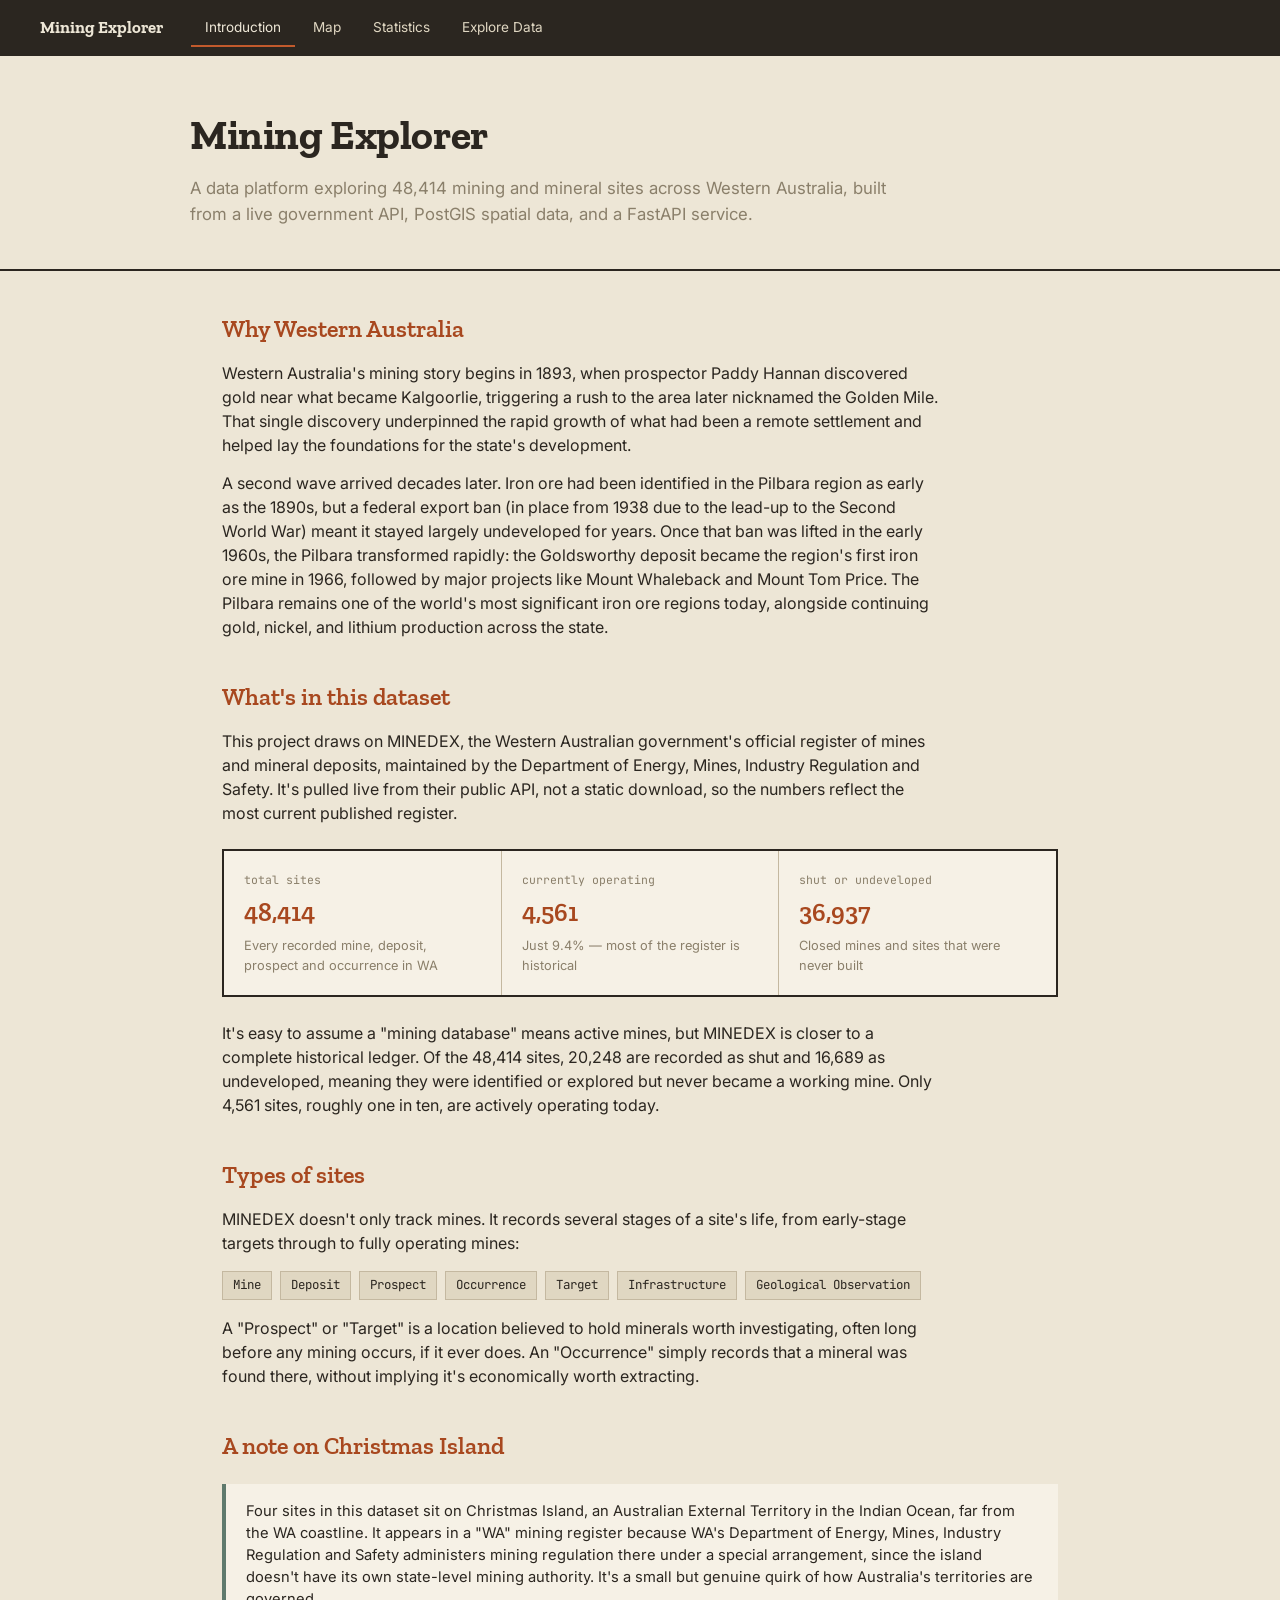
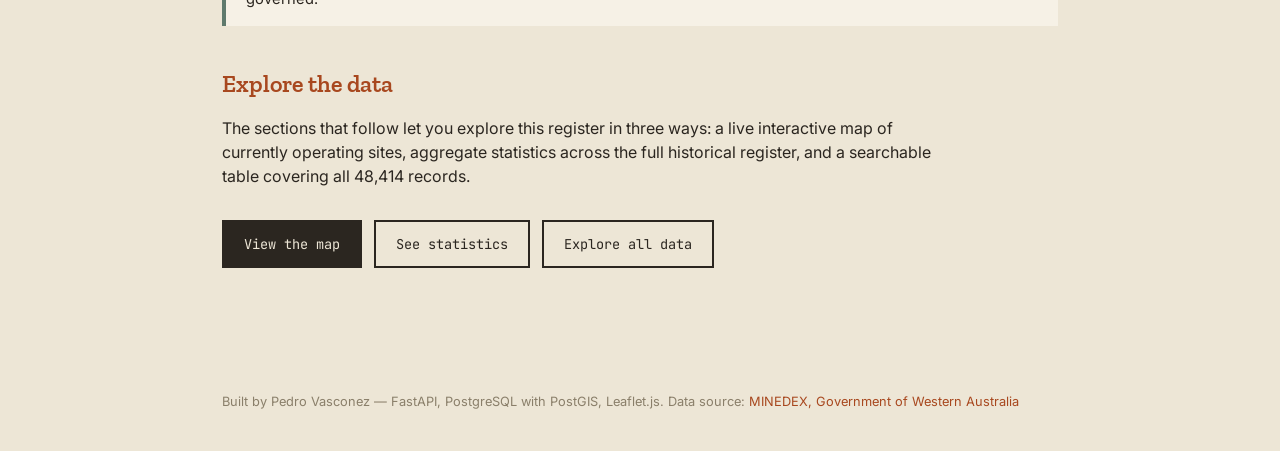
<file: frontend/index.html>
<!DOCTYPE html>
<html lang="en">
<head>
<meta charset="UTF-8">
<meta name="viewport" content="width=device-width, initial-scale=1.0">
<title>Mining Explorer — Introduction</title>
<link rel="preconnect" href="https://fonts.googleapis.com">
<link href="https://fonts.googleapis.com/css2?family=Zilla+Slab:wght@400;500;600;700&family=Inter:wght@400;500;600&family=JetBrains+Mono:wght@400;500&display=swap" rel="stylesheet">
<link rel="stylesheet" href="../css/style.css">
</head>
<body>

<nav>
  <div class="nav-inner">
    <span class="nav-brand">Mining Explorer</span>
    <a href="index.html" class="active">Introduction</a>
    <a href="map.html">Map</a>
    <a href="stats.html">Statistics</a>
    <a href="explore.html">Explore Data</a>
  </div>
</nav>

<header class="header-large">
  <div class="header-inner narrow">
    <h1 class="large">Mining Explorer</h1>
    <p class="subtitle large">A data platform exploring 48,414 mining and mineral sites across Western Australia, built from a live government API, PostGIS spatial data, and a FastAPI service.</p>
  </div>
</header>

<main class="narrow">

  <section>
    <h2>Why Western Australia</h2>
    <p>Western Australia's mining story begins in 1893, when prospector Paddy Hannan discovered gold near what became Kalgoorlie, triggering a rush to the area later nicknamed the Golden Mile. That single discovery underpinned the rapid growth of what had been a remote settlement and helped lay the foundations for the state's development.</p>
    <p>A second wave arrived decades later. Iron ore had been identified in the Pilbara region as early as the 1890s, but a federal export ban (in place from 1938 due to the lead-up to the Second World War) meant it stayed largely undeveloped for years. Once that ban was lifted in the early 1960s, the Pilbara transformed rapidly: the Goldsworthy deposit became the region's first iron ore mine in 1966, followed by major projects like Mount Whaleback and Mount Tom Price. The Pilbara remains one of the world's most significant iron ore regions today, alongside continuing gold, nickel, and lithium production across the state.</p>
  </section>

  <section>
    <h2>What's in this dataset</h2>
    <p>This project draws on MINEDEX, the Western Australian government's official register of mines and mineral deposits, maintained by the Department of Energy, Mines, Industry Regulation and Safety. It's pulled live from their public API, not a static download, so the numbers reflect the most current published register.</p>

    <div class="fact-grid">
      <div class="fact-card">
        <div class="fact-label">total sites</div>
        <div class="fact-value">48,414</div>
        <div class="fact-detail">Every recorded mine, deposit, prospect and occurrence in WA</div>
      </div>
      <div class="fact-card">
        <div class="fact-label">currently operating</div>
        <div class="fact-value">4,561</div>
        <div class="fact-detail">Just 9.4% — most of the register is historical</div>
      </div>
      <div class="fact-card">
        <div class="fact-label">shut or undeveloped</div>
        <div class="fact-value">36,937</div>
        <div class="fact-detail">Closed mines and sites that were never built</div>
      </div>
    </div>

    <p>It's easy to assume a "mining database" means active mines, but MINEDEX is closer to a complete historical ledger. Of the 48,414 sites, 20,248 are recorded as shut and 16,689 as undeveloped, meaning they were identified or explored but never became a working mine. Only 4,561 sites, roughly one in ten, are actively operating today.</p>
  </section>

  <section>
    <h2>Types of sites</h2>
    <p>MINEDEX doesn't only track mines. It records several stages of a site's life, from early-stage targets through to fully operating mines:</p>
    <div class="commodity-list">
      <span class="commodity-tag">Mine</span>
      <span class="commodity-tag">Deposit</span>
      <span class="commodity-tag">Prospect</span>
      <span class="commodity-tag">Occurrence</span>
      <span class="commodity-tag">Target</span>
      <span class="commodity-tag">Infrastructure</span>
      <span class="commodity-tag">Geological Observation</span>
    </div>
    <p>A "Prospect" or "Target" is a location believed to hold minerals worth investigating, often long before any mining occurs, if it ever does. An "Occurrence" simply records that a mineral was found there, without implying it's economically worth extracting.</p>
  </section>

  <section>
    <h2>A note on Christmas Island</h2>
    <div class="note-box">
      Four sites in this dataset sit on Christmas Island, an Australian External Territory in the Indian Ocean, far from the WA coastline. It appears in a "WA" mining register because WA's Department of Energy, Mines, Industry Regulation and Safety administers mining regulation there under a special arrangement, since the island doesn't have its own state-level mining authority. It's a small but genuine quirk of how Australia's territories are governed.
    </div>
  </section>

  <section>
    <h2>Explore the data</h2>
    <p>The sections that follow let you explore this register in three ways: a live interactive map of currently operating sites, aggregate statistics across the full historical register, and a searchable table covering all 48,414 records.</p>
    <div class="cta-row">
      <a href="map.html" class="cta">View the map</a>
      <a href="stats.html" class="cta secondary">See statistics</a>
      <a href="explore.html" class="cta secondary">Explore all data</a>
    </div>
  </section>

</main>

<footer class="narrow">
  Built by Pedro Vasconez — FastAPI, PostgreSQL with PostGIS, Leaflet.js.
  Data source: <a href="https://catalogue.data.wa.gov.au/dataset/minedex-dmirs-001" target="_blank">MINEDEX, Government of Western Australia</a>
</footer>

</body>
</html>
</file>
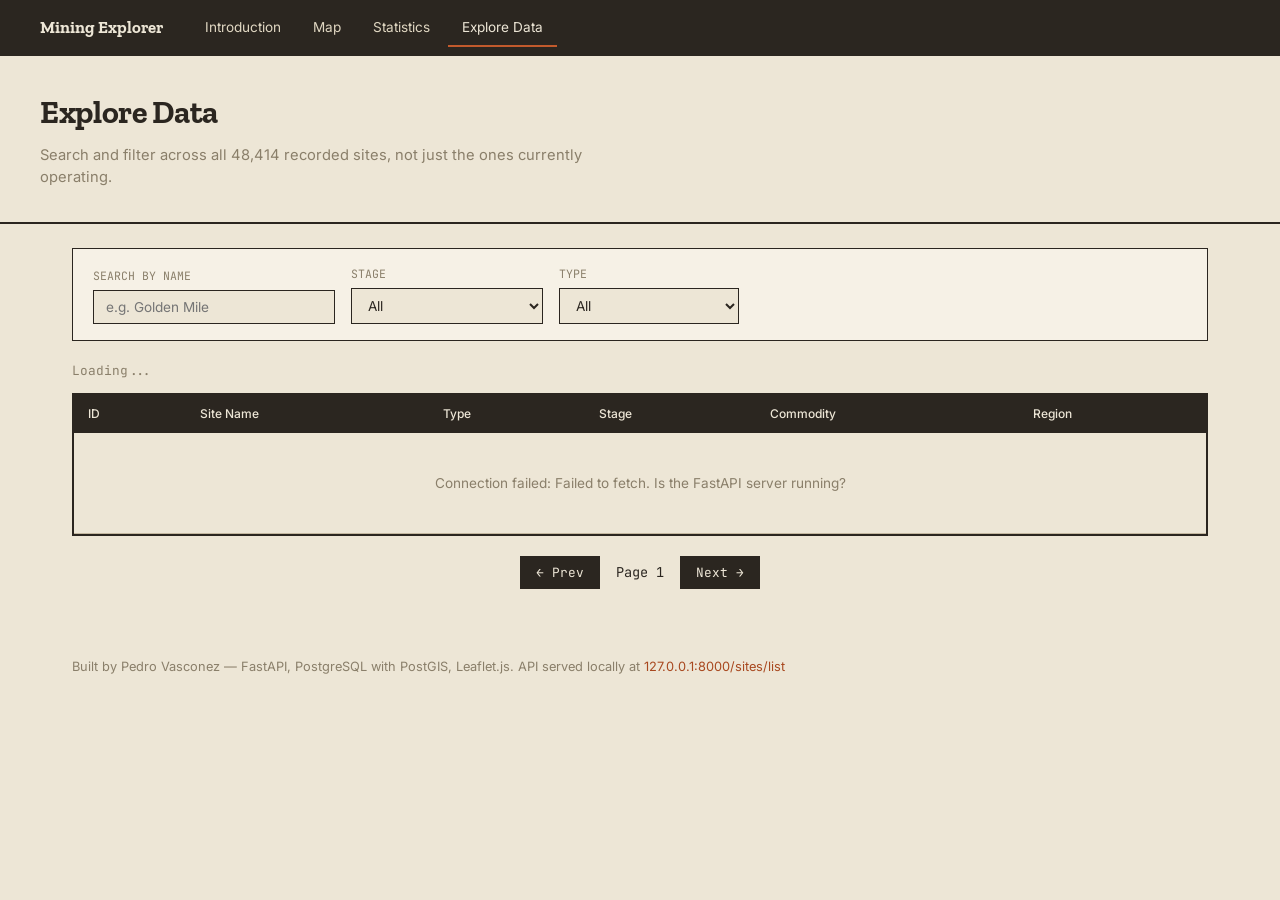
<file: frontend/explore.html>
<!DOCTYPE html>
<html lang="en">
<head>
<meta charset="UTF-8">
<meta name="viewport" content="width=device-width, initial-scale=1.0">
<title>Mining Explorer — Explore Data</title>
<link rel="preconnect" href="https://fonts.googleapis.com">
<link href="https://fonts.googleapis.com/css2?family=Zilla+Slab:wght@400;500;600;700&family=Inter:wght@400;500;600&family=JetBrains+Mono:wght@400;500&display=swap" rel="stylesheet">
<link rel="stylesheet" href="../css/style.css">
</head>
<body>

<nav>
  <div class="nav-inner">
    <span class="nav-brand">Mining Explorer</span>
    <a href="index.html">Introduction</a>
    <a href="map.html">Map</a>
    <a href="stats.html">Statistics</a>
    <a href="explore.html" class="active">Explore Data</a>
  </div>
</nav>

<header>
  <div class="header-inner">
    <h1>Explore Data</h1>
    <p class="subtitle">Search and filter across all 48,414 recorded sites, not just the ones currently operating.</p>
  </div>
</header>

<main>
  <div class="controls">
    <div class="control-group">
      <label for="searchInput">SEARCH BY NAME</label>
      <input type="text" id="searchInput" placeholder="e.g. Golden Mile">
    </div>
    <div class="control-group">
      <label for="stageSelect">STAGE</label>
      <select id="stageSelect">
        <option value="">All</option>
        <option value="Operating">Operating</option>
        <option value="Shut">Shut</option>
        <option value="Undeveloped">Undeveloped</option>
        <option value="Proposed">Proposed</option>
        <option value="Care and Maintenance">Care and Maintenance</option>
        <option value="Under Development">Under Development</option>
      </select>
    </div>
    <div class="control-group">
      <label for="typeSelect">TYPE</label>
      <select id="typeSelect">
        <option value="">All</option>
        <option value="Mine">Mine</option>
        <option value="Prospect">Prospect</option>
        <option value="Infrastructure">Infrastructure</option>
        <option value="Occurrence">Occurrence</option>
        <option value="Deposit">Deposit</option>
        <option value="Target">Target</option>
      </select>
    </div>
  </div>

  <div class="result-count" id="resultCount">Loading...</div>

  <div class="table-wrap">
    <table>
      <thead>
        <tr>
          <th>ID</th>
          <th>Site Name</th>
          <th>Type</th>
          <th>Stage</th>
          <th>Commodity</th>
          <th>Region</th>
        </tr>
      </thead>
      <tbody id="resultsBody">
        <tr><td colspan="6" class="loading-state">Loading sites...</td></tr>
      </tbody>
    </table>
  </div>

  <div class="pagination">
    <button class="page-btn" id="prevBtn">&larr; Prev</button>
    <span id="pageInfo">Page 1</span>
    <button class="page-btn" id="nextBtn">Next &rarr;</button>
  </div>
</main>

<footer>
  Built by Pedro Vasconez — FastAPI, PostgreSQL with PostGIS, Leaflet.js.
  API served locally at <a href="http://127.0.0.1:8000/sites/list" target="_blank">127.0.0.1:8000/sites/list</a>
</footer>

<script>
  const API_BASE = 'http://127.0.0.1:8000';
  let currentPage = 1;
  const pageSize = 50;
  let debounceTimer;

  function stageClass(stage) {
    if (stage === 'Operating') return 'stage-operating';
    if (stage === 'Shut') return 'stage-shut';
    return 'stage-other';
  }

  async function loadResults() {
    const search = document.getElementById('searchInput').value;
    const stage = document.getElementById('stageSelect').value;
    const siteType = document.getElementById('typeSelect').value;

    document.getElementById('resultsBody').innerHTML = '<tr><td colspan="6" class="loading-state">Loading...</td></tr>';

    const params = new URLSearchParams({
      page: currentPage,
      page_size: pageSize,
      search: search,
      stage: stage,
      site_type: siteType
    });

    try {
      const response = await fetch(`${API_BASE}/sites/list?${params}`);
      if (!response.ok) throw new Error(`HTTP ${response.status}`);
      const data = await response.json();

      document.getElementById('resultCount').textContent =
        `${data.total.toLocaleString()} sites match — showing page ${data.page}`;

      if (data.results.length === 0) {
        document.getElementById('resultsBody').innerHTML =
          '<tr><td colspan="6" class="empty-state">No sites match these filters.</td></tr>';
      } else {
        document.getElementById('resultsBody').innerHTML = data.results.map(site => `
          <tr>
            <td>${site.site_id}</td>
            <td>${site.site_title}</td>
            <td>${site.site_type}</td>
            <td><span class="stage-tag ${stageClass(site.site_stage)}">${site.site_stage}</span></td>
            <td>${site.commodity || '—'}</td>
            <td>${site.location_region}</td>
          </tr>
        `).join('');
      }

      const totalPages = Math.ceil(data.total / pageSize);
      document.getElementById('pageInfo').textContent = `Page ${currentPage} of ${totalPages.toLocaleString()}`;
      document.getElementById('prevBtn').disabled = currentPage <= 1;
      document.getElementById('nextBtn').disabled = currentPage >= totalPages;

    } catch (err) {
      document.getElementById('resultsBody').innerHTML =
        `<tr><td colspan="6" class="empty-state">Connection failed: ${err.message}. Is the FastAPI server running?</td></tr>`;
    }
  }

  function debouncedLoad() {
    clearTimeout(debounceTimer);
    currentPage = 1;
    debounceTimer = setTimeout(loadResults, 350);
  }

  document.getElementById('searchInput').addEventListener('input', debouncedLoad);
  document.getElementById('stageSelect').addEventListener('change', debouncedLoad);
  document.getElementById('typeSelect').addEventListener('change', debouncedLoad);

  document.getElementById('prevBtn').addEventListener('click', () => {
    if (currentPage > 1) { currentPage--; loadResults(); }
  });
  document.getElementById('nextBtn').addEventListener('click', () => {
    currentPage++; loadResults();
  });

  loadResults();
</script>

</body>
</html>
</file>
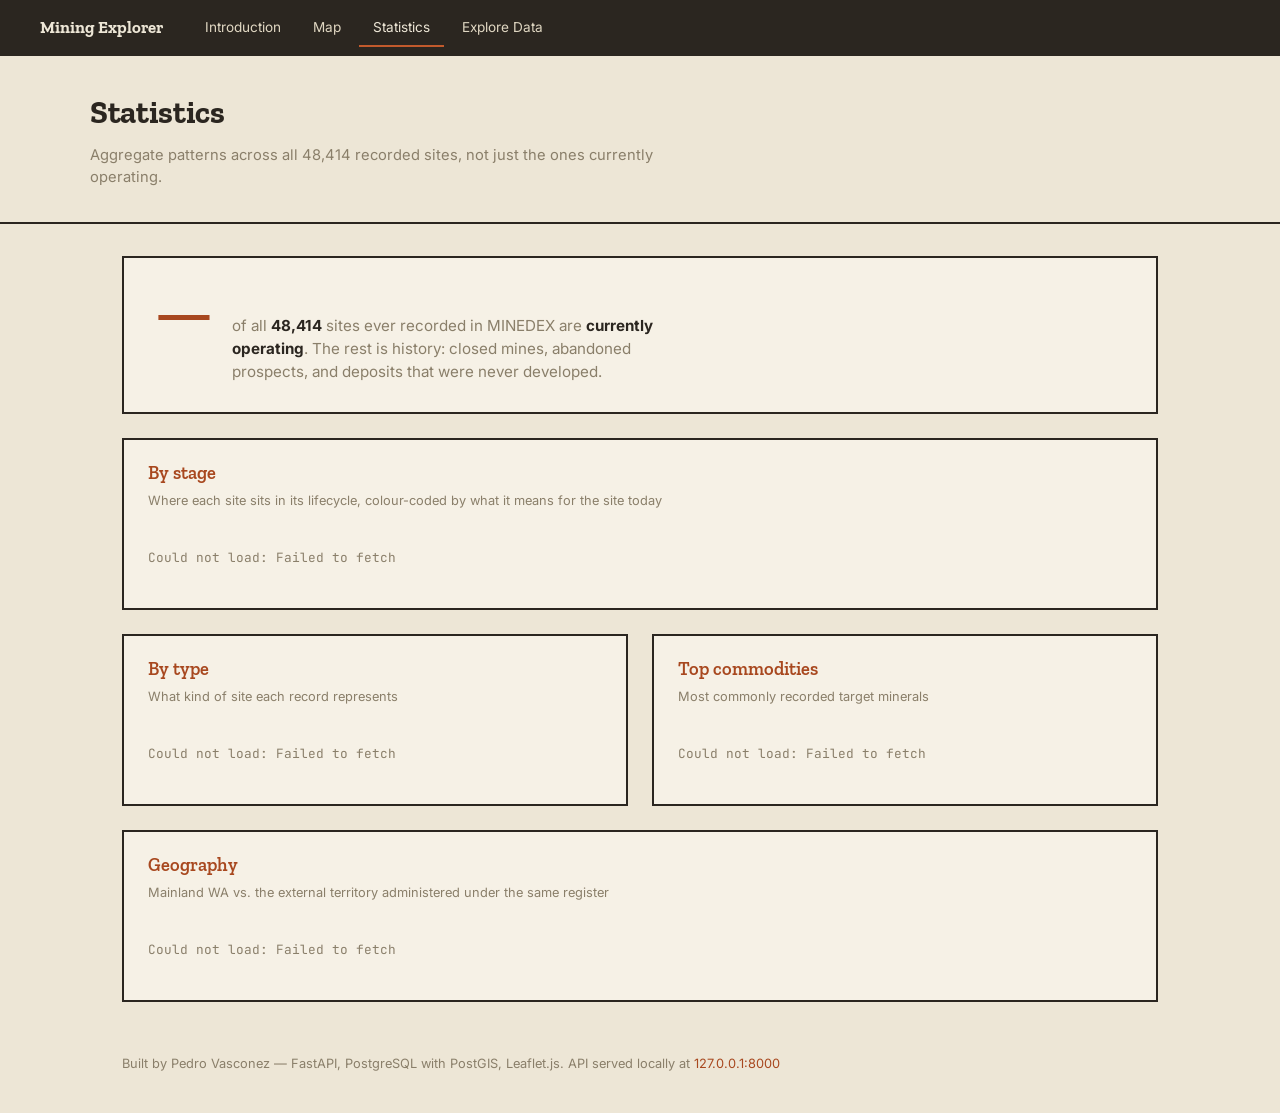
<file: frontend/stats.html>
<!DOCTYPE html>
<html lang="en">
<head>
<meta charset="UTF-8">
<meta name="viewport" content="width=device-width, initial-scale=1.0">
<title>Mining Explorer — Statistics</title>
<link rel="preconnect" href="https://fonts.googleapis.com">
<link href="https://fonts.googleapis.com/css2?family=Zilla+Slab:wght@400;500;600;700&family=Inter:wght@400;500;600&family=JetBrains+Mono:wght@400;500&display=swap" rel="stylesheet">
<link rel="stylesheet" href="../css/style.css">
</head>
<body>

<nav>
  <div class="nav-inner">
    <span class="nav-brand">Mining Explorer</span>
    <a href="index.html">Introduction</a>
    <a href="map.html">Map</a>
    <a href="stats.html" class="active">Statistics</a>
    <a href="explore.html">Explore Data</a>
  </div>
</nav>

<header>
  <div class="header-inner medium">
    <h1>Statistics</h1>
    <p class="subtitle">Aggregate patterns across all 48,414 recorded sites, not just the ones currently operating.</p>
  </div>
</header>

<main class="medium">

  <div class="hero-stat">
    <div class="hero-number" id="heroPct">—</div>
    <div class="hero-text">of all <strong>48,414</strong> sites ever recorded in MINEDEX are <strong>currently operating</strong>. The rest is history: closed mines, abandoned prospects, and deposits that were never developed.</div>
  </div>

  <div class="chart-panel full-width" style="margin-bottom: 24px;">
    <div class="chart-title">By stage</div>
    <div class="chart-subtitle">Where each site sits in its lifecycle, colour-coded by what it means for the site today</div>
    <div id="chartStage" class="chart-loading">Loading...</div>
  </div>

  <div class="charts-grid">

    <div class="chart-panel">
      <div class="chart-title">By type</div>
      <div class="chart-subtitle">What kind of site each record represents</div>
      <div id="chartType" class="chart-loading">Loading...</div>
    </div>

    <div class="chart-panel">
      <div class="chart-title">Top commodities</div>
      <div class="chart-subtitle">Most commonly recorded target minerals</div>
      <div id="chartCommodity" class="chart-loading">Loading...</div>
    </div>

    <div class="chart-panel full-width">
      <div class="chart-title">Geography</div>
      <div class="chart-subtitle">Mainland WA vs. the external territory administered under the same register</div>
      <div id="regionCompare" class="chart-loading">Loading...</div>
    </div>

  </div>
</main>

<footer class="medium">
  Built by Pedro Vasconez — FastAPI, PostgreSQL with PostGIS, Leaflet.js.
  API served locally at <a href="http://127.0.0.1:8000" target="_blank">127.0.0.1:8000</a>
</footer>

<script>
  const API_BASE = 'http://127.0.0.1:8000';

  function toneFor(label) {
    if (label === 'Operating') return 'tone-operating';
    if (label === 'Shut') return 'tone-shut';
    if (label === 'Undeveloped') return 'tone-neutral';
    return 'tone-rust';
  }

  function renderBarChart(containerId, data, colored) {
    const container = document.getElementById(containerId);
    const total = data.reduce((sum, d) => sum + d.count, 0);
    const maxCount = Math.max(...data.map(d => d.count));

    container.innerHTML = data.map(d => {
      const tone = colored ? toneFor(d.label) : 'tone-rust';
      const pct = ((d.count / total) * 100).toFixed(1);
      return `
        <div class="bar-row">
          <div class="bar-label" title="${d.label}">${d.label || '(none)'}</div>
          <div class="bar-track">
            <div class="bar-fill ${tone}" style="width: ${(d.count / maxCount * 100).toFixed(1)}%"></div>
          </div>
          <div class="bar-value">${d.count.toLocaleString()}<span class="bar-pct">${pct}%</span></div>
        </div>
      `;
    }).join('');
  }

  async function loadChart(endpoint, containerId, colored = false) {
    try {
      const response = await fetch(`${API_BASE}${endpoint}`);
      if (!response.ok) throw new Error(`HTTP ${response.status}`);
      const data = await response.json();
      renderBarChart(containerId, data, colored);
      return data;
    } catch (err) {
      document.getElementById(containerId).textContent = `Could not load: ${err.message}`;
    }
  }

  async function loadHeroStat() {
    try {
      const stageData = await fetch(`${API_BASE}/stats/by-stage`).then(r => r.json());
      const total = stageData.reduce((sum, d) => sum + d.count, 0);
      const operating = stageData.find(d => d.label === 'Operating');
      const pct = operating ? ((operating.count / total) * 100).toFixed(1) : '—';
      document.getElementById('heroPct').textContent = `${pct}%`;
    } catch (err) {
      document.getElementById('heroPct').textContent = '—';
    }
  }

  async function loadRegionCompare() {
    try {
      const data = await fetch(`${API_BASE}/stats/by-region`).then(r => r.json());
      const mainland = data.find(d => d.label === 'WA Mainland') || { count: 0 };
      const others = data.filter(d => d.label !== 'WA Mainland');

      let html = `
        <div class="region-compare">
          <div class="region-block">
            <div class="region-number">${mainland.count.toLocaleString()}</div>
            <div class="region-label">WA Mainland</div>
          </div>
      `;
      others.forEach(o => {
        html += `
          <div class="region-block minor">
            <div class="region-number">${o.count}</div>
            <div class="region-label">${o.label}</div>
          </div>
        `;
      });
      html += `</div>
        <div class="region-note">Christmas Island sites are administered under WA's mining register despite sitting in the Indian Ocean, far from the mainland, since the territory has no mining authority of its own.</div>`;

      document.getElementById('regionCompare').innerHTML = html;
    } catch (err) {
      document.getElementById('regionCompare').textContent = `Could not load: ${err.message}`;
    }
  }

  loadHeroStat();
  loadChart('/stats/by-stage', 'chartStage', true);
  loadChart('/stats/by-type', 'chartType');
  loadChart('/stats/top-commodities?limit=10', 'chartCommodity');
  loadRegionCompare();
</script>

</body>
</html>
</file>
<file: css/style.css>
:root {
  --paper: #ede6d6;
  --paper-light: #f6f1e6;
  --paper-dark: #e0d7c2;
  --ink: #2b2620;
  --rust: #a8481f;
  --rust-bright: #c25a2c;
  --verdigris: #5f7a6d;
  --line: #c4b8a0;
  --muted: #8a7f6a;
}

* { box-sizing: border-box; margin: 0; padding: 0; }

body {
  background: var(--paper);
  color: var(--ink);
  font-family: 'Inter', sans-serif;
  line-height: 1.5;
}

/* ---------- Navigation ---------- */

nav {
  background: var(--ink);
  padding: 0 32px;
}

.nav-inner {
  max-width: 1200px;
  margin: 0 auto;
  display: flex;
  align-items: center;
  gap: 4px;
  height: 56px;
}

.nav-brand {
  font-family: 'Zilla Slab', serif;
  font-weight: 700;
  color: var(--paper);
  font-size: 1.05rem;
  margin-right: 24px;
}

nav a {
  color: var(--paper-dark);
  text-decoration: none;
  font-size: 0.85rem;
  padding: 8px 14px;
  border-bottom: 2px solid transparent;
}

nav a.active {
  color: var(--paper);
  border-bottom-color: var(--rust-bright);
}

nav a:hover {
  color: var(--paper);
}

/* ---------- Header ---------- */

header {
  padding: 32px 32px 20px;
  border-bottom: 2px solid var(--ink);
}

header.header-large {
  padding: 48px 32px 28px;
}

.header-inner {
  max-width: 1200px;
  margin: 0 auto;
}

.header-inner.narrow {
  max-width: 900px;
}

.header-inner.medium {
  max-width: 1100px;
}

h1 {
  font-family: 'Zilla Slab', serif;
  font-size: 2rem;
  font-weight: 700;
  letter-spacing: -0.01em;
}

h1.large {
  font-size: 2.6rem;
}

.subtitle {
  color: var(--muted);
  font-size: 0.92rem;
  margin-top: 8px;
  max-width: 65ch;
}

.subtitle.large {
  font-size: 1.05rem;
  margin-top: 10px;
}

/* ---------- Layout ---------- */

main {
  max-width: 1200px;
  margin: 0 auto;
  padding: 24px 32px 48px;
}

main.narrow {
  max-width: 900px;
  padding: 40px 32px 64px;
}

main.medium {
  max-width: 1100px;
  padding: 32px;
}

footer {
  max-width: 1200px;
  margin: 0 auto;
  padding: 20px 32px 40px;
  color: var(--muted);
  font-size: 0.8rem;
}

footer.narrow { max-width: 900px; }
footer.medium { max-width: 1100px; }

footer a { color: var(--rust); text-decoration: none; }
footer a:hover { text-decoration: underline; }

/* ---------- Status line (map page) ---------- */

.status-line {
  display: flex;
  align-items: center;
  gap: 8px;
  font-family: 'JetBrains Mono', monospace;
  font-size: 0.78rem;
  color: var(--muted);
  margin-bottom: 20px;
}

.status-dot {
  width: 8px;
  height: 8px;
  border-radius: 50%;
  background: var(--verdigris);
}

.status-dot.error { background: var(--rust); }

/* ---------- Summary / fact cards ---------- */

.summary-grid, .fact-grid {
  display: grid;
  grid-template-columns: repeat(4, 1fr);
  gap: 1px;
  background: var(--line);
  border: 2px solid var(--ink);
  margin-bottom: 20px;
}

.fact-grid {
  grid-template-columns: repeat(3, 1fr);
  margin: 24px 0;
}

.summary-card, .fact-card {
  background: var(--paper-light);
  padding: 18px 20px;
}

.fact-card { padding: 20px; }

.summary-label, .fact-label {
  font-family: 'JetBrains Mono', monospace;
  font-size: 0.72rem;
  color: var(--muted);
  margin-bottom: 6px;
}

.summary-value, .fact-value {
  font-family: 'Zilla Slab', serif;
  font-size: 1.5rem;
  font-weight: 600;
  color: var(--rust);
}

.fact-value { font-size: 1.6rem; }

.fact-detail {
  font-size: 0.8rem;
  color: var(--muted);
  margin-top: 4px;
}

/* ---------- Controls (filters, selects, inputs) ---------- */

.controls {
  display: flex;
  gap: 16px;
  flex-wrap: wrap;
  align-items: flex-end;
  margin-bottom: 20px;
  padding: 16px 20px;
  background: var(--paper-light);
  border: 1px solid var(--ink);
}

.control-group {
  display: flex;
  flex-direction: column;
  gap: 6px;
}

.control-group label {
  font-size: 0.72rem;
  color: var(--muted);
  font-family: 'JetBrains Mono', monospace;
}

select, input[type="text"] {
  background: var(--paper);
  color: var(--ink);
  border: 1px solid var(--ink);
  padding: 8px 12px;
  font-family: 'Inter', sans-serif;
  font-size: 0.85rem;
  min-width: 180px;
}

select:focus, input[type="text"]:focus {
  outline: 2px solid var(--rust);
  outline-offset: -1px;
}

.legend {
  font-family: 'JetBrains Mono', monospace;
  font-size: 0.75rem;
  color: var(--muted);
  display: flex;
  align-items: center;
  gap: 8px;
}

.legend-dot {
  width: 10px;
  height: 10px;
  border-radius: 50%;
  background: var(--rust);
  border: 1px solid var(--ink);
  display: inline-block;
}

/* ---------- Map ---------- */

#map {
  height: 600px;
  border: 2px solid var(--ink);
}

.leaflet-popup-content-wrapper {
  background: var(--paper-light);
  color: var(--ink);
  border-radius: 0;
  border: 1px solid var(--ink);
}

.leaflet-popup-tip {
  background: var(--paper-light);
}

.popup-title {
  font-family: 'Zilla Slab', serif;
  font-weight: 600;
  font-size: 1rem;
  color: var(--rust);
  margin-bottom: 6px;
}

.popup-row {
  font-size: 0.8rem;
  color: var(--muted);
  margin-bottom: 2px;
}

.popup-row strong {
  color: var(--ink);
}

/* ---------- Prose sections (introduction page) ---------- */

section { margin-bottom: 40px; }

h2 {
  font-family: 'Zilla Slab', serif;
  font-size: 1.5rem;
  font-weight: 600;
  color: var(--rust);
  margin-bottom: 14px;
}

p {
  margin-bottom: 14px;
  max-width: 72ch;
}

.commodity-list {
  display: flex;
  flex-wrap: wrap;
  gap: 8px;
  margin: 16px 0;
}

.commodity-tag {
  font-family: 'JetBrains Mono', monospace;
  font-size: 0.78rem;
  background: var(--paper-dark);
  border: 1px solid var(--line);
  padding: 4px 10px;
}

.note-box {
  background: var(--paper-light);
  border-left: 4px solid var(--verdigris);
  padding: 16px 20px;
  margin: 20px 0;
  font-size: 0.92rem;
}

.cta-row {
  display: flex;
  gap: 12px;
  margin-top: 32px;
  flex-wrap: wrap;
}

.cta {
  font-family: 'JetBrains Mono', monospace;
  font-size: 0.85rem;
  background: var(--ink);
  color: var(--paper);
  text-decoration: none;
  padding: 12px 20px;
  border: 2px solid var(--ink);
}

.cta:hover {
  background: var(--rust);
  border-color: var(--rust);
}

.cta.secondary {
  background: transparent;
  color: var(--ink);
}

.cta.secondary:hover {
  background: var(--paper-dark);
}

/* ---------- Bar charts (statistics page) ---------- */

.charts-grid {
  display: grid;
  grid-template-columns: 1fr 1fr;
  gap: 24px;
}

.chart-panel {
  background: var(--paper-light);
  border: 2px solid var(--ink);
  padding: 20px 24px;
}

.chart-panel.full-width {
  grid-column: 1 / -1;
}

.chart-title {
  font-family: 'Zilla Slab', serif;
  font-size: 1.15rem;
  font-weight: 600;
  color: var(--rust);
  margin-bottom: 4px;
}

.chart-loading {
  font-family: 'JetBrains Mono', monospace;
  font-size: 0.8rem;
  color: var(--muted);
  padding: 20px 0;
}

.chart-subtitle {
  font-size: 0.8rem;
  color: var(--muted);
  margin-bottom: 18px;
}

.bar-row {
  display: grid;
  grid-template-columns: 160px 1fr 70px;
  align-items: center;
  gap: 12px;
  margin-bottom: 10px;
}

.bar-label {
  font-size: 0.82rem;
  color: var(--ink);
  text-align: right;
  white-space: nowrap;
  overflow: hidden;
  text-overflow: ellipsis;
}

.bar-track {
  background: var(--paper-dark);
  height: 18px;
  border: 1px solid var(--line);
  position: relative;
}

.bar-fill {
  background: var(--rust);
  height: 100%;
}

.bar-value {
  font-family: 'JetBrains Mono', monospace;
  font-size: 0.78rem;
  color: var(--muted);
}

/* ---------- Data table (explore page) ---------- */

.result-count {
  font-family: 'JetBrains Mono', monospace;
  font-size: 0.8rem;
  color: var(--muted);
  margin-bottom: 12px;
}

.table-wrap {
  border: 2px solid var(--ink);
  overflow-x: auto;
}

table {
  width: 100%;
  border-collapse: collapse;
  font-size: 0.85rem;
}

thead th {
  text-align: left;
  padding: 10px 14px;
  background: var(--ink);
  color: var(--paper);
  font-weight: 500;
  font-size: 0.75rem;
  white-space: nowrap;
}

tbody td {
  padding: 10px 14px;
  border-bottom: 1px solid var(--line);
  white-space: nowrap;
}

tbody tr:nth-child(even) {
  background: var(--paper-light);
}

tbody tr:hover {
  background: var(--paper-dark);
}

.stage-tag {
  font-family: 'JetBrains Mono', monospace;
  font-size: 0.72rem;
  padding: 2px 8px;
  border: 1px solid var(--line);
}

.stage-operating { color: var(--verdigris); border-color: var(--verdigris); }
.stage-shut { color: var(--muted); }
.stage-other { color: var(--rust); border-color: var(--rust); }

.pagination {
  display: flex;
  justify-content: center;
  align-items: center;
  gap: 16px;
  margin-top: 20px;
  font-family: 'JetBrains Mono', monospace;
  font-size: 0.85rem;
}

.page-btn {
  background: var(--ink);
  color: var(--paper);
  border: none;
  padding: 8px 16px;
  cursor: pointer;
  font-family: 'JetBrains Mono', monospace;
  font-size: 0.8rem;
}

.page-btn:disabled {
  background: var(--paper-dark);
  color: var(--muted);
  cursor: not-allowed;
}

.empty-state, .loading-state {
  padding: 40px;
  text-align: center;
  color: var(--muted);
}

/* ---------- Hero stat (statistics page) ---------- */

.hero-stat {
  border: 2px solid var(--ink);
  background: var(--paper-light);
  padding: 28px 32px;
  margin-bottom: 24px;
  display: flex;
  align-items: baseline;
  gap: 20px;
  flex-wrap: wrap;
}

.hero-number {
  font-family: 'Zilla Slab', serif;
  font-size: 3.4rem;
  font-weight: 700;
  color: var(--rust);
  line-height: 1;
}

.hero-text {
  font-size: 0.95rem;
  color: var(--muted);
  max-width: 46ch;
}

.hero-text strong {
  color: var(--ink);
}

/* ---------- Colored bar variants ---------- */

.bar-fill.tone-operating { background: var(--verdigris); }
.bar-fill.tone-shut { background: var(--muted); }
.bar-fill.tone-neutral { background: var(--paper-dark); border-right: 2px solid var(--ink); }
.bar-fill.tone-rust { background: var(--rust); }

.bar-pct {
  font-family: 'JetBrains Mono', monospace;
  font-size: 0.72rem;
  color: var(--muted);
  margin-left: 6px;
}

/* ---------- Region comparison ---------- */

.region-compare {
  display: flex;
  gap: 1px;
  background: var(--line);
  border: 2px solid var(--ink);
}

.region-block {
  background: var(--paper-light);
  padding: 20px 24px;
  flex: 1;
}

.region-block.minor {
  flex: 0 0 160px;
}

.region-number {
  font-family: 'Zilla Slab', serif;
  font-size: 1.8rem;
  font-weight: 600;
  color: var(--rust);
}

.region-label {
  font-family: 'JetBrains Mono', monospace;
  font-size: 0.72rem;
  color: var(--muted);
  margin-top: 4px;
}

.region-note {
  font-size: 0.78rem;
  color: var(--muted);
  margin-top: 8px;
  max-width: 40ch;
}

@media (max-width: 700px) {
  .hero-number { font-size: 2.4rem; }
  .region-compare { flex-direction: column; }
  .region-block.minor { flex: 1; }
}

@media (max-width: 800px) {
  .charts-grid { grid-template-columns: 1fr; }
  .bar-row { grid-template-columns: 100px 1fr 50px; }
}

@media (max-width: 700px) {
  .summary-grid { grid-template-columns: repeat(2, 1fr); }
  .fact-grid { grid-template-columns: 1fr; }
  h1 { font-size: 1.7rem; }
  h1.large { font-size: 2rem; }
  header, main, footer { padding-left: 20px; padding-right: 20px; }
  #map { height: 420px; }
}
</file>
